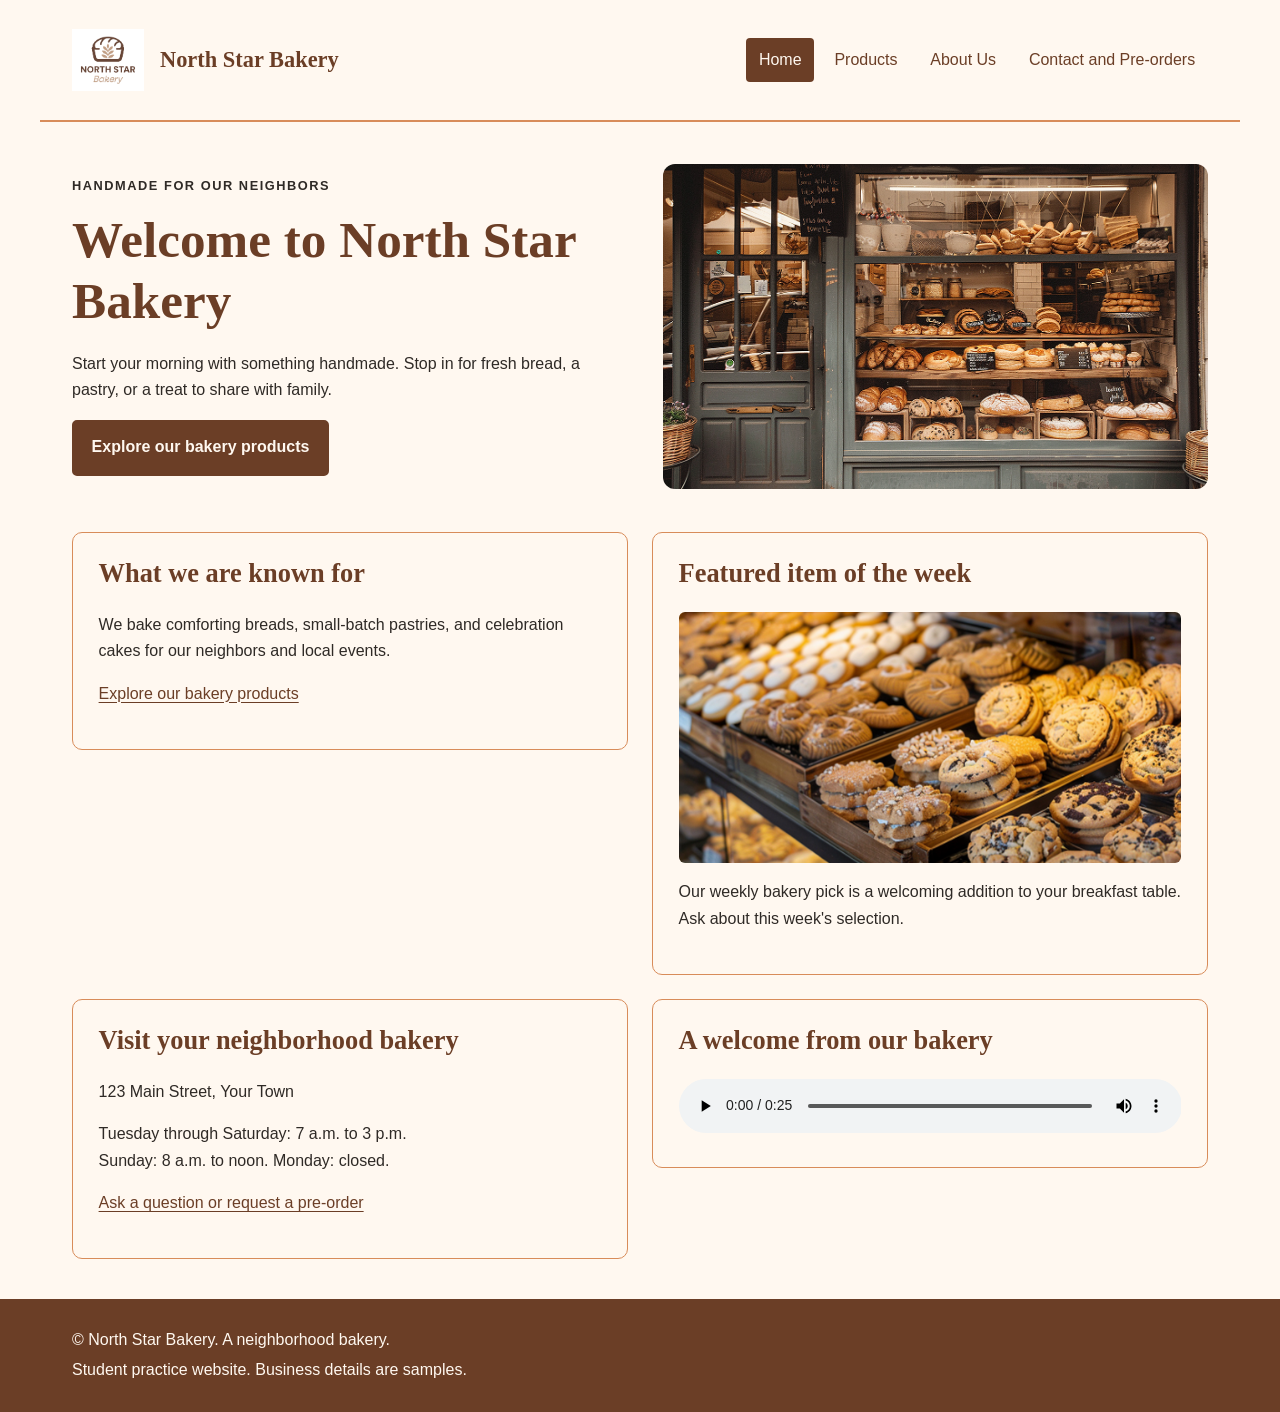
<file: index.html>
<!DOCTYPE html>
<html lang="en">
<head>
  <meta charset="UTF-8">
  <meta name="viewport"
        content="width=device-width, initial-scale=1.0">
  <title>Home | North Star Bakery</title>
  <link rel="stylesheet" href="style.css">
  <script src="script.js" defer></script>
</head>
<body>
  <a href="#main-content">Skip to main content</a>
  <header>
    <a class="brand" href="index.html"><img src="bakery-logo.png" alt="North Star Bakery home"></a>
    <p>North Star Bakery</p>
    <nav aria-label="Main navigation">
      <ul>
        <li><a href="index.html" aria-current="page">Home</a></li>
        <li><a href="products.html">Products</a></li>
        <li><a href="about.html">About Us</a></li>
        <li><a href="contact.html">Contact and Pre-orders</a></li>
      </ul>
    </nav>
  </header>
  <main id="main-content">
    <div class="hero"><div class="hero-copy"><p class="eyebrow">HANDMADE FOR OUR NEIGHBORS</p><h1>Welcome to North Star Bakery</h1>
    <p>Start your morning with something handmade. Stop in for
      fresh bread, a pastry, or a treat to share with family.</p>
    <p><a class="button" href="products.html">Explore our bakery products</a></p></div><img src="bakery-storefront.png"
         alt="The exterior of North Star Bakery"></div><div class="sections">
    <section>
      <h2>What we are known for</h2>
      <p>We bake comforting breads, small-batch pastries, and
        celebration cakes for our neighbors and local events.</p>
      <p><a href="products.html">Explore our bakery products</a></p>
    </section>
    <section>
      <h2>Featured item of the week</h2>
      <picture>
        <source media="(min-width: 800px)"
                srcset="bakery-feature-large.png">
        <img src="bakery-feature-small.png"
             alt="A featured baked treat from North Star Bakery">
      </picture>
      <p>Our weekly bakery pick is a welcoming addition to your
        breakfast table. Ask about this week's selection.</p>
    </section>
    <section>
      <h2>Visit your neighborhood bakery</h2>
      <address>123 Main Street, Your Town</address>
      <p>Tuesday through Saturday: 7 a.m. to 3 p.m.<br>
        Sunday: 8 a.m. to noon. Monday: closed.</p>
      <p><a href="contact.html">Ask a question or request a pre-order</a></p>
    </section>
    <section>
      <h2>A welcome from our bakery</h2>
      <audio controls preload="metadata">
        <source src="bakery-welcome.mp3" type="audio/mpeg">
        Your browser does not support this audio player.
        <a href="bakery-welcome.mp3">Download the bakery welcome audio</a>.
      </audio>
    </section>
  </div></main>
  <footer>
    <p>&copy; North Star Bakery. A neighborhood bakery.</p>
    <p>Student practice website. Business details are samples.</p>
  </footer>
</body>
</html>
</file>
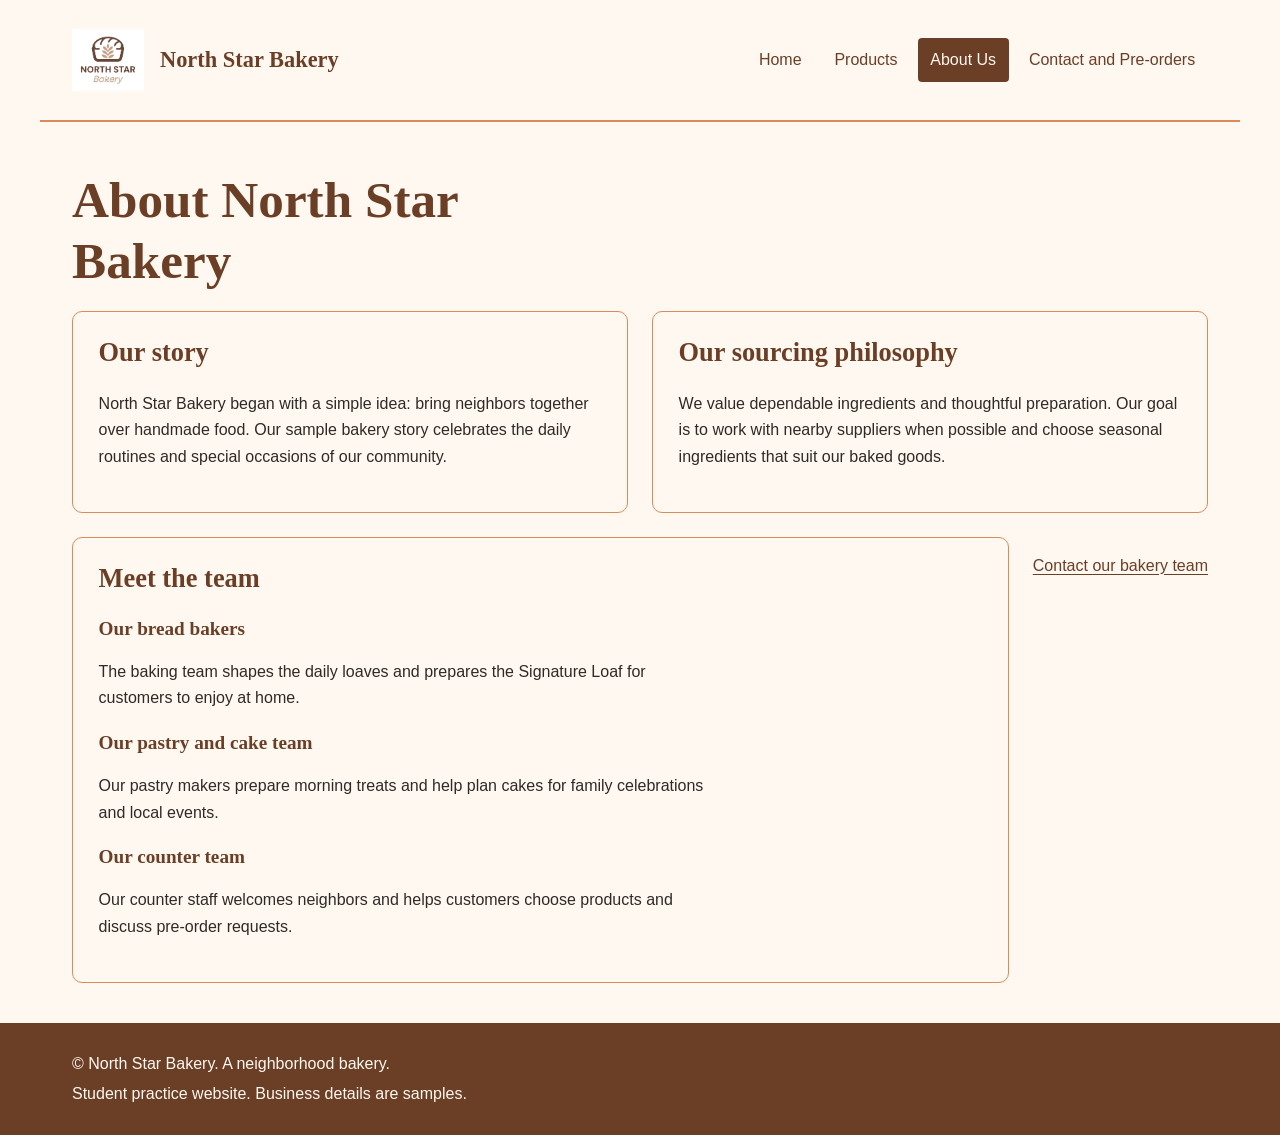
<file: about.html>
<!DOCTYPE html>
<html lang="en">
<head>
  <meta charset="UTF-8">
  <meta name="viewport"
        content="width=device-width, initial-scale=1.0">
  <title>About Us | North Star Bakery</title>
  <link rel="stylesheet" href="style.css">
  <script src="script.js" defer></script>
</head>
<body>
  <a href="#main-content">Skip to main content</a>
  <header>
    <a class="brand" href="index.html"><img src="bakery-logo.png" alt="North Star Bakery home"></a>
    <p>North Star Bakery</p>
    <nav aria-label="Main navigation">
      <ul>
        <li><a href="index.html">Home</a></li>
        <li><a href="products.html">Products</a></li>
        <li><a href="about.html" aria-current="page">About Us</a></li>
        <li><a href="contact.html">Contact and Pre-orders</a></li>
      </ul>
    </nav>
  </header>
  <main id="main-content">
    <h1>About North Star Bakery</h1>
    <div class="sections">
    <section>
      <h2>Our story</h2>
      <p>North Star Bakery began with a simple idea: bring neighbors
        together over handmade food. Our sample bakery story celebrates
        the daily routines and special occasions of our community.</p>
    </section>
    <section>
      <h2>Our sourcing philosophy</h2>
      <p>We value dependable ingredients and thoughtful preparation.
        Our goal is to work with nearby suppliers when possible and
        choose seasonal ingredients that suit our baked goods.</p>
    </section>
    <section>
      <h2>Meet the team</h2>
      <h3>Our bread bakers</h3>
      <p>The baking team shapes the daily loaves and prepares the
        Signature Loaf for customers to enjoy at home.</p>
      <h3>Our pastry and cake team</h3>
      <p>Our pastry makers prepare morning treats and help plan cakes
        for family celebrations and local events.</p>
      <h3>Our counter team</h3>
      <p>Our counter staff welcomes neighbors and helps customers
        choose products and discuss pre-order requests.</p>
    </section>
    <p><a href="contact.html">Contact our bakery team</a></p>
  </div></main>
  <footer>
    <p>&copy; North Star Bakery. A neighborhood bakery.</p>
    <p>Student practice website. Business details are samples.</p>
  </footer>
</body>
</html>
</file>
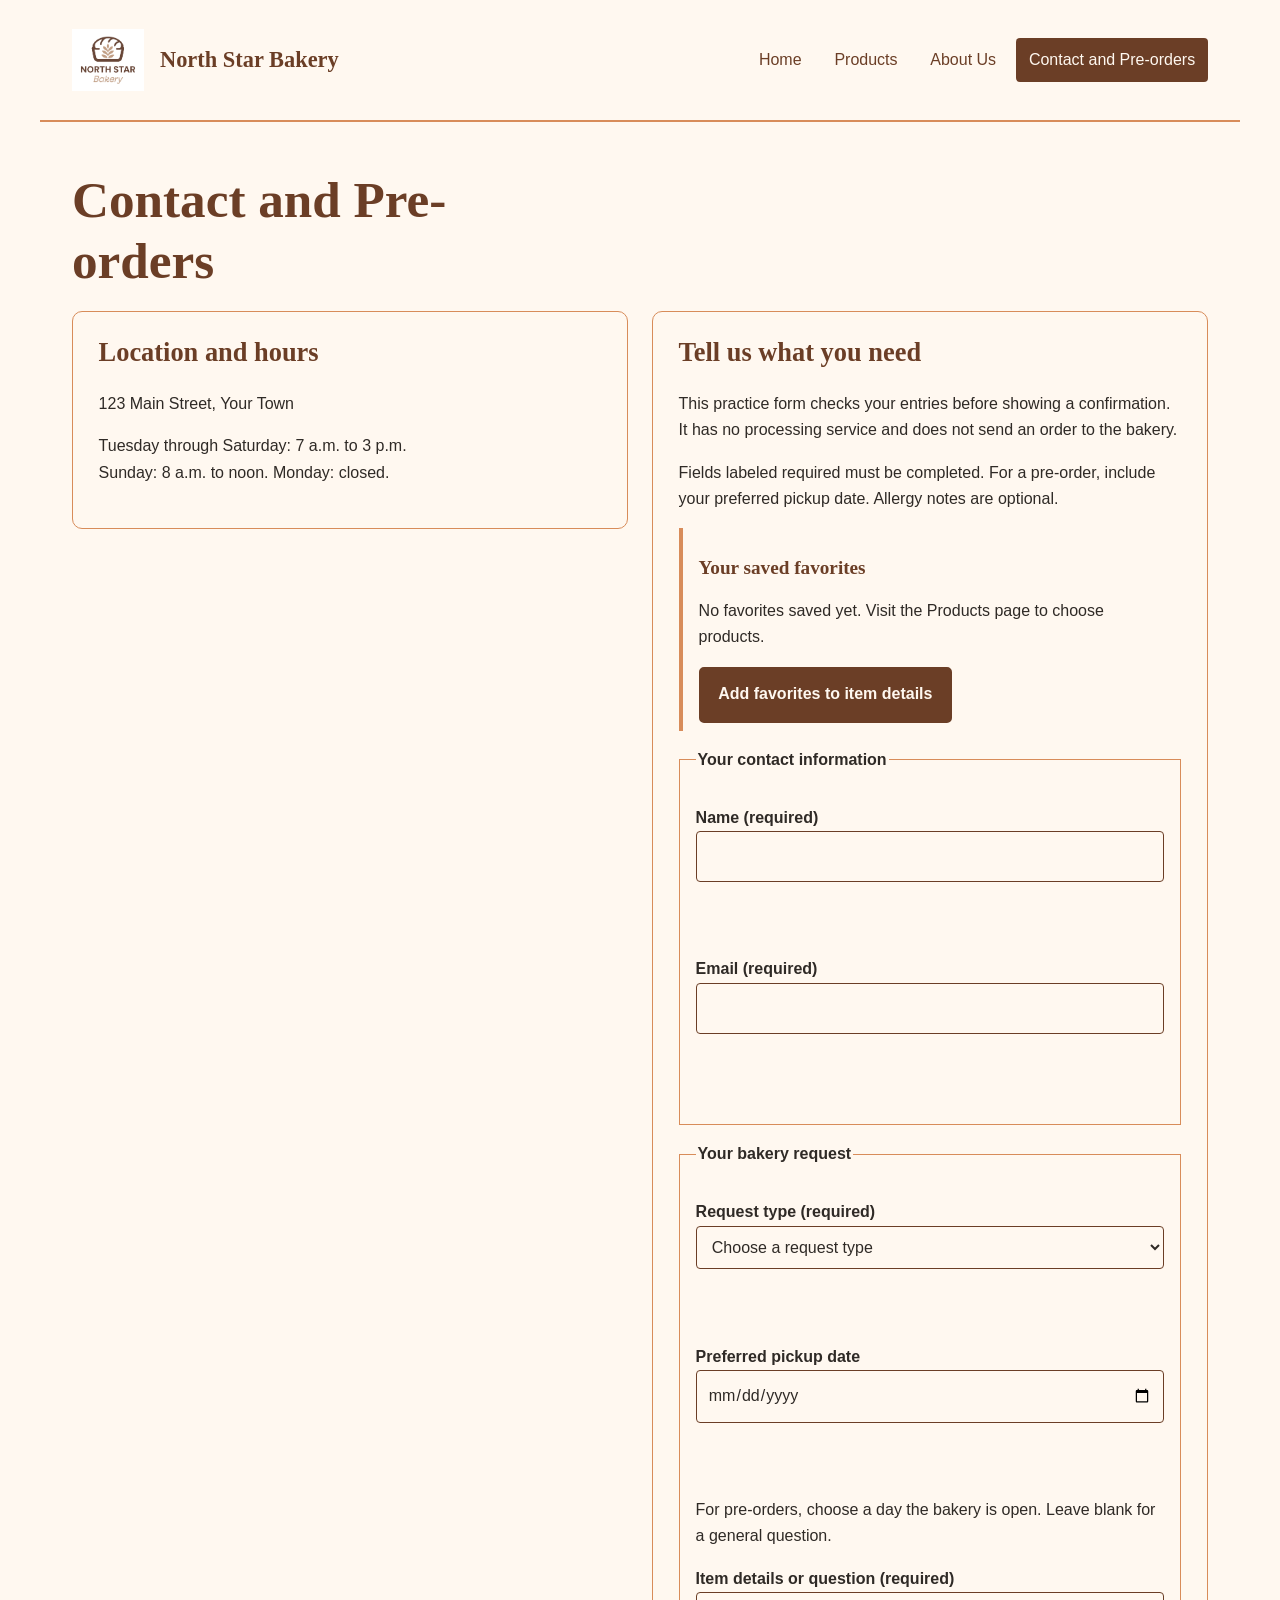
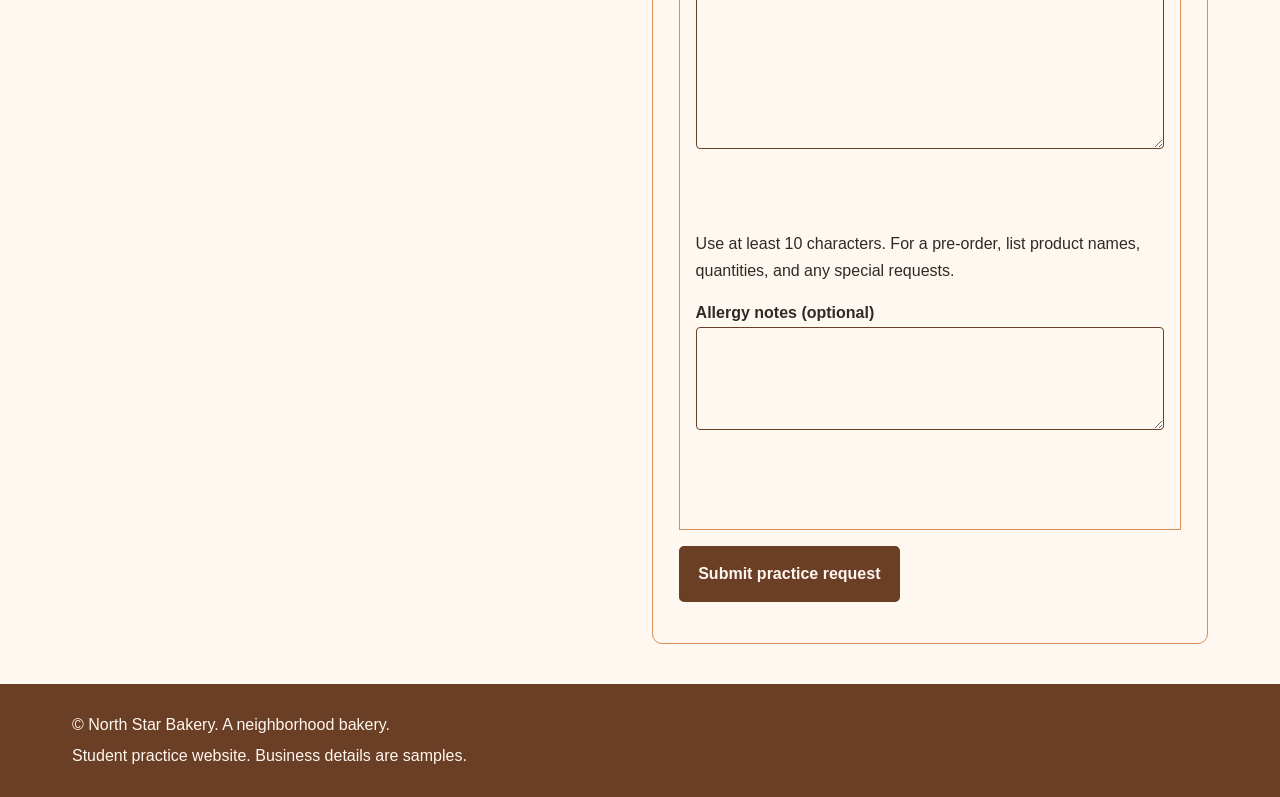
<file: contact.html>
<!DOCTYPE html>
<html lang="en">
<head>
  <meta charset="UTF-8">
  <meta name="viewport"
        content="width=device-width, initial-scale=1.0">
  <title>Contact and Pre-orders | North Star Bakery</title>
  <link rel="stylesheet" href="style.css">
  <script src="script.js" defer></script>
</head>
<body>
  <a href="#main-content">Skip to main content</a>
  <header>
    <a class="brand" href="index.html"><img src="bakery-logo.png" alt="North Star Bakery home"></a>
    <p>North Star Bakery</p>
    <nav aria-label="Main navigation">
      <ul>
        <li><a href="index.html">Home</a></li>
        <li><a href="products.html">Products</a></li>
        <li><a href="about.html">About Us</a></li>
        <li><a href="contact.html" aria-current="page">Contact and Pre-orders</a></li>
      </ul>
    </nav>
  </header>
  <main id="main-content">
    <h1>Contact and Pre-orders</h1>
    <div class="sections">
    <section>
      <h2>Location and hours</h2>
      <address>123 Main Street, Your Town</address>
      <p>Tuesday through Saturday: 7 a.m. to 3 p.m.<br>
        Sunday: 8 a.m. to noon. Monday: closed.</p>
    </section>
    <section>
      <h2>Tell us what you need</h2>
      <p>This practice form checks your entries before showing a confirmation. It has no
        processing service and does not send an order to the bakery.</p>
      <p>Fields labeled required must be completed. For a pre-order,
        include your preferred pickup date. Allergy notes are optional.</p>
      <aside class="favorite-summary" aria-labelledby="saved-title">
        <h3 id="saved-title">Your saved favorites</h3>
        <p id="saved-favorites">Visit the Products page to save favorites.</p>
        <button id="use-favorites" type="button" hidden>Add favorites to item details</button>
      </aside>
      <noscript>This form needs JavaScript for local validation and confirmation; it cannot send an order.</noscript>
      <form id="practice-form">
        <fieldset>
          <legend>Your contact information</legend>
          <p>
            <label for="name">Name (required)</label><br>
            <input type="text" id="name" name="name"
                   autocomplete="name" maxlength="100" required>
          <span class="field-error" id="name-error" aria-live="polite"></span></p>
          <p>
            <label for="email">Email (required)</label><br>
            <input type="email" id="email" name="email"
                   autocomplete="email" required>
          <span class="field-error" id="email-error" aria-live="polite"></span></p>
        </fieldset>
        <fieldset>
          <legend>Your bakery request</legend>
          <p>
            <label for="request-type">Request type (required)</label><br>
            <select id="request-type" name="request-type" required>
              <option value="">Choose a request type</option>
              <option value="pre-order">Pre-order</option>
              <option value="question">General question</option>
            </select>
          <span class="field-error" id="request-type-error" aria-live="polite"></span></p>
          <p>
            <label for="pickup-date">Preferred pickup date</label><br>
            <input type="date" id="pickup-date" name="pickup-date"
                   aria-describedby="pickup-help">
          <span class="field-error" id="pickup-date-error" aria-live="polite"></span></p>
          <p id="pickup-help">For pre-orders, choose a day the bakery
            is open. Leave blank for a general question.</p>
          <p>
            <label for="details">Item details or question (required)</label><br>
            <textarea id="details" name="details" rows="5" cols="35"
                      minlength="10" maxlength="1000" required
                      aria-describedby="details-help"></textarea>
          <span class="field-error" id="details-error" aria-live="polite"></span></p>
          <p id="details-help">Use at least 10 characters. For a pre-order,
            list product names, quantities, and any special requests.</p>
          <p>
            <label for="allergies">Allergy notes (optional)</label><br>
            <textarea id="allergies" name="allergies" rows="3"
                      cols="35" maxlength="500"></textarea>
          <span class="field-error" id="allergies-error" aria-live="polite"></span></p>
        </fieldset>
        <button type="submit">Submit practice request</button>
      <p id="form-status" role="status" tabindex="-1"></p></form>

    </section>
  </div></main>
  <footer>
    <p>&copy; North Star Bakery. A neighborhood bakery.</p>
    <p>Student practice website. Business details are samples.</p>
  </footer>
</body>
</html>
</file>
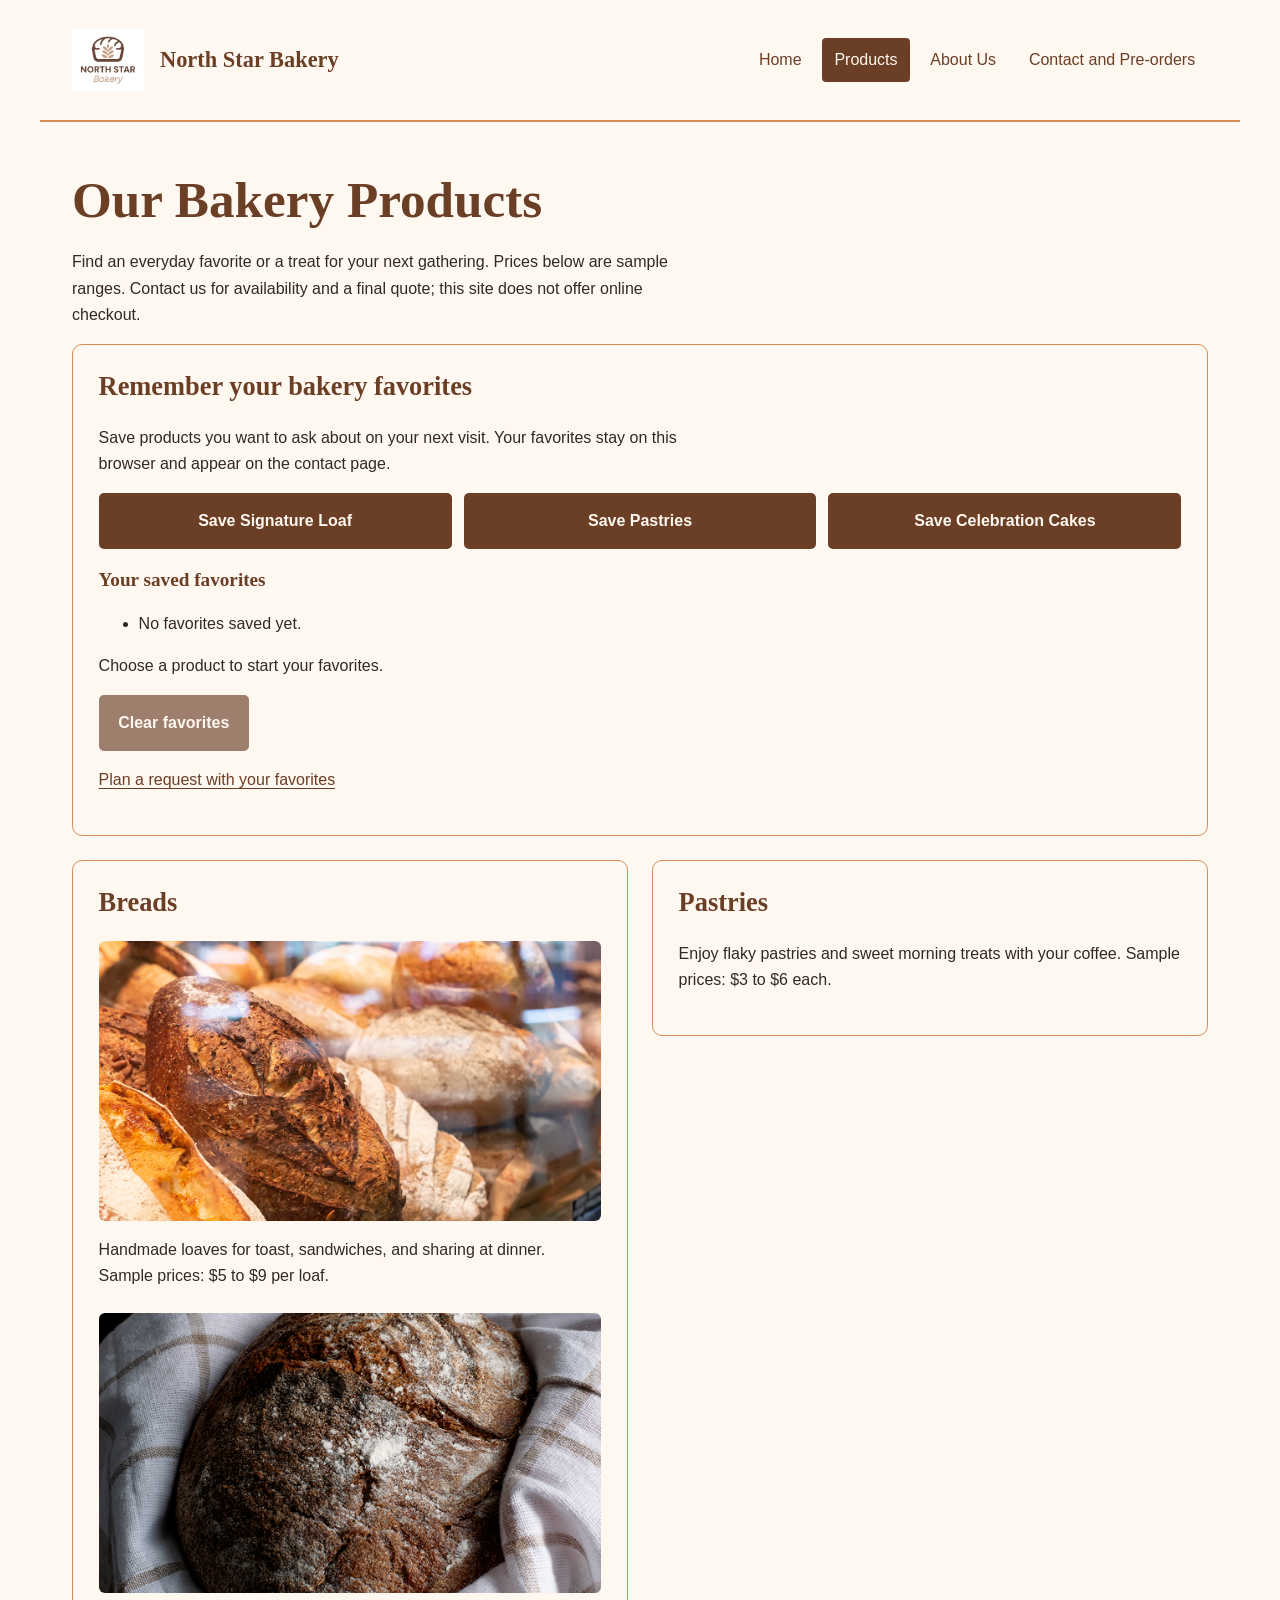
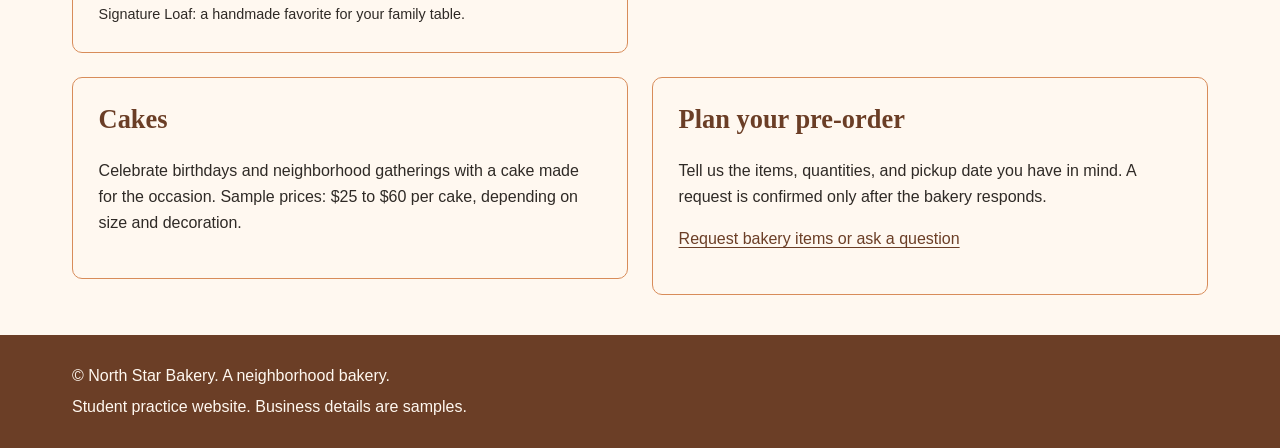
<file: products.html>
<!DOCTYPE html>
<html lang="en">
<head>
  <meta charset="UTF-8">
  <meta name="viewport"
        content="width=device-width, initial-scale=1.0">
  <title>Products | North Star Bakery</title>
  <link rel="stylesheet" href="style.css">
  <script src="script.js" defer></script>
</head>
<body>
  <a href="#main-content">Skip to main content</a>
  <header>
    <a class="brand" href="index.html"><img src="bakery-logo.png" alt="North Star Bakery home"></a>
    <p>North Star Bakery</p>
    <nav aria-label="Main navigation">
      <ul>
        <li><a href="index.html">Home</a></li>
        <li><a href="products.html" aria-current="page">Products</a></li>
        <li><a href="about.html">About Us</a></li>
        <li><a href="contact.html">Contact and Pre-orders</a></li>
      </ul>
    </nav>
  </header>
  <main id="main-content">
    <h1>Our Bakery Products</h1>
    <p>Find an everyday favorite or a treat for your next gathering.
      Prices below are sample ranges. Contact us for availability
      and a final quote; this site does not offer online checkout.</p>
    <section class="favorites-panel" aria-labelledby="favorites-title">
      <h2 id="favorites-title">Remember your bakery favorites</h2>
      <p>Save products you want to ask about on your next visit. Your favorites stay on this browser and appear on the contact page.</p>
      <div id="favorite-options" class="favorite-options"></div>
      <h3>Your saved favorites</h3>
      <ul id="favorites-list"></ul>
      <p id="favorites-status" role="status" aria-live="polite"></p>
      <button id="clear-favorites" type="button">Clear favorites</button>
      <p><a href="contact.html">Plan a request with your favorites</a></p>
      <noscript>Enable JavaScript to save favorites. Product descriptions remain available below.</noscript>
    </section>
    <div class="sections">
    <section>
      <h2>Breads</h2>
      <img src="bakery-bread.png"
           alt="Freshly baked bread from North Star Bakery">
      <p>Handmade loaves for toast, sandwiches, and sharing at dinner.
        Sample prices: $5 to $9 per loaf.</p>
      <figure>
        <img src="bakery-signature-loaf.png"
             alt="North Star Bakery's Signature Loaf of bread">
        <figcaption>Signature Loaf: a handmade favorite for your
          family table.</figcaption>
      </figure>
    </section>
    <section>
      <h2>Pastries</h2>
      <p>Enjoy flaky pastries and sweet morning treats with your coffee.
        Sample prices: $3 to $6 each.</p>
    </section>
    <section>
      <h2>Cakes</h2>
      <p>Celebrate birthdays and neighborhood gatherings with a cake
        made for the occasion. Sample prices: $25 to $60 per cake,
        depending on size and decoration.</p>
    </section>
    <section>
      <h2>Plan your pre-order</h2>
      <p>Tell us the items, quantities, and pickup date you have in mind.
        A request is confirmed only after the bakery responds.</p>
      <p><a href="contact.html">Request bakery items or ask a question</a></p>
    </section>
  </div></main>
  <footer>
    <p>&copy; North Star Bakery. A neighborhood bakery.</p>
    <p>Student practice website. Business details are samples.</p>
  </footer>
</body>
</html>
</file>
<file: style.css>
/* Four shared colors and two font families across every page. */
:root { --cream:#FFF8F0; --brown:#6B3E26; --peach:#D88C5A; --charcoal:#2F2A26; }
* { box-sizing:border-box; }
body { margin:0; background:var(--cream); color:var(--charcoal); font-family:Arial,sans-serif; font-size:1rem; line-height:1.65; }
header { max-width:1200px; margin:auto; padding:1.2rem 2rem; display:flex; align-items:center; gap:1rem; flex-wrap:wrap; border-bottom:2px solid var(--peach); }
header>p { font-family:Georgia,serif; font-size:1.4rem; font-weight:bold; color:var(--brown); }
.brand img { width:72px; height:72px; object-fit:contain; }
nav { margin-left:auto; } nav ul { display:flex; flex-wrap:wrap; gap:.45rem; list-style:none; padding:0; }
nav a { display:block; padding:.55rem .8rem; text-decoration:none; border-radius:4px; }
a { color:var(--brown); text-underline-offset:.2em; } nav a[aria-current="page"],nav a:hover { background:var(--brown); color:var(--cream); }
a:focus-visible,button:focus-visible,input:focus-visible,select:focus-visible,textarea:focus-visible { outline:3px solid var(--brown); outline-offset:4px; }
body>a:first-child { position:absolute; left:1rem; top:-100px; background:var(--cream); padding:.7rem; z-index:5; } body>a:first-child:focus { top:1rem; }
main { max-width:1200px; margin:auto; padding:2.5rem 2rem; }
h1,h2,h3 { font-family:Georgia,serif; color:var(--brown); line-height:1.2; }
h1 { font-size:clamp(2rem,4vw,3.8rem); max-width:20ch; margin:.4rem 0 1.2rem; } h2 { font-size:1.65rem; margin-top:0; } h3 { font-size:1.2rem; }
p { max-width:68ch; } .eyebrow { font-size:.8rem; font-weight:bold; letter-spacing:.12em; }
.hero { display:flex; align-items:center; gap:2.5rem; margin-bottom:2.5rem; } .hero-copy { flex:1; } .hero>img { width:48%; max-height:380px; object-fit:cover; border-radius:12px; }
.sections { display:flex; flex-wrap:wrap; gap:1.5rem; align-items:flex-start; } section { flex:1 1 400px; min-width:0; padding:1.6rem; border:1px solid var(--peach); border-radius:10px; }
img { display:block; max-width:100%; height:auto; } section>img,picture img,figure img { width:100%; max-height:280px; object-fit:cover; border-radius:6px; } figure { margin:1.5rem 0 0; } figcaption { font-size:.9rem; margin-top:.6rem; }
.button,button { display:inline-block; background:var(--brown); color:var(--cream); padding:.8rem 1.1rem; border:2px solid var(--brown); border-radius:5px; font:inherit; font-weight:bold; text-decoration:none; cursor:pointer; } .button:hover,button:hover { background:var(--charcoal); }
fieldset { border:1px solid var(--peach); margin:1rem 0; padding:1rem; min-width:0; } legend,label { font-weight:bold; } input,select,textarea { width:100%; max-width:100%; background:var(--cream); color:var(--charcoal); border:1px solid var(--brown); padding:.7rem; border-radius:4px; font:inherit; } textarea { resize:vertical; } audio { width:100%; }
footer { background:var(--brown); color:var(--cream); padding:1.5rem 2rem; } footer p { max-width:1136px; margin:.25rem auto; } address { font-style:normal; }
@media (max-width:700px) { header { padding:1rem; gap:.5rem; } header>p { font-size:1.2rem; } nav { width:100%; margin:0; } nav ul { gap:.25rem; } nav a { padding:.6rem; } main { padding:1.5rem 1rem; } .hero { flex-direction:column; align-items:stretch; gap:1rem; } .hero>img { width:100%; } .sections { flex-direction:column; } section { flex:auto; width:100%; padding:1.2rem; } footer { padding:1rem; } }

/* Touchstone 4 interaction and accessible validation. */
.favorites-panel { margin-bottom:1.5rem; }
.favorite-options { display:flex; flex-wrap:wrap; gap:.75rem; }
.favorite-options button { flex:1 1 180px; }
.favorite-options button[aria-pressed="true"] { background:var(--cream); color:var(--brown); border-width:3px; }
.field-error { display:block; min-height:3.3rem; color:var(--brown); font-weight:bold; margin-top:.35rem; }
[aria-invalid="true"] { border:3px solid var(--brown); }
.favorite-summary { border-left:4px solid var(--peach); padding:.5rem 1rem; margin-bottom:1rem; }
button:disabled { opacity:.65; cursor:default; }
</file>
